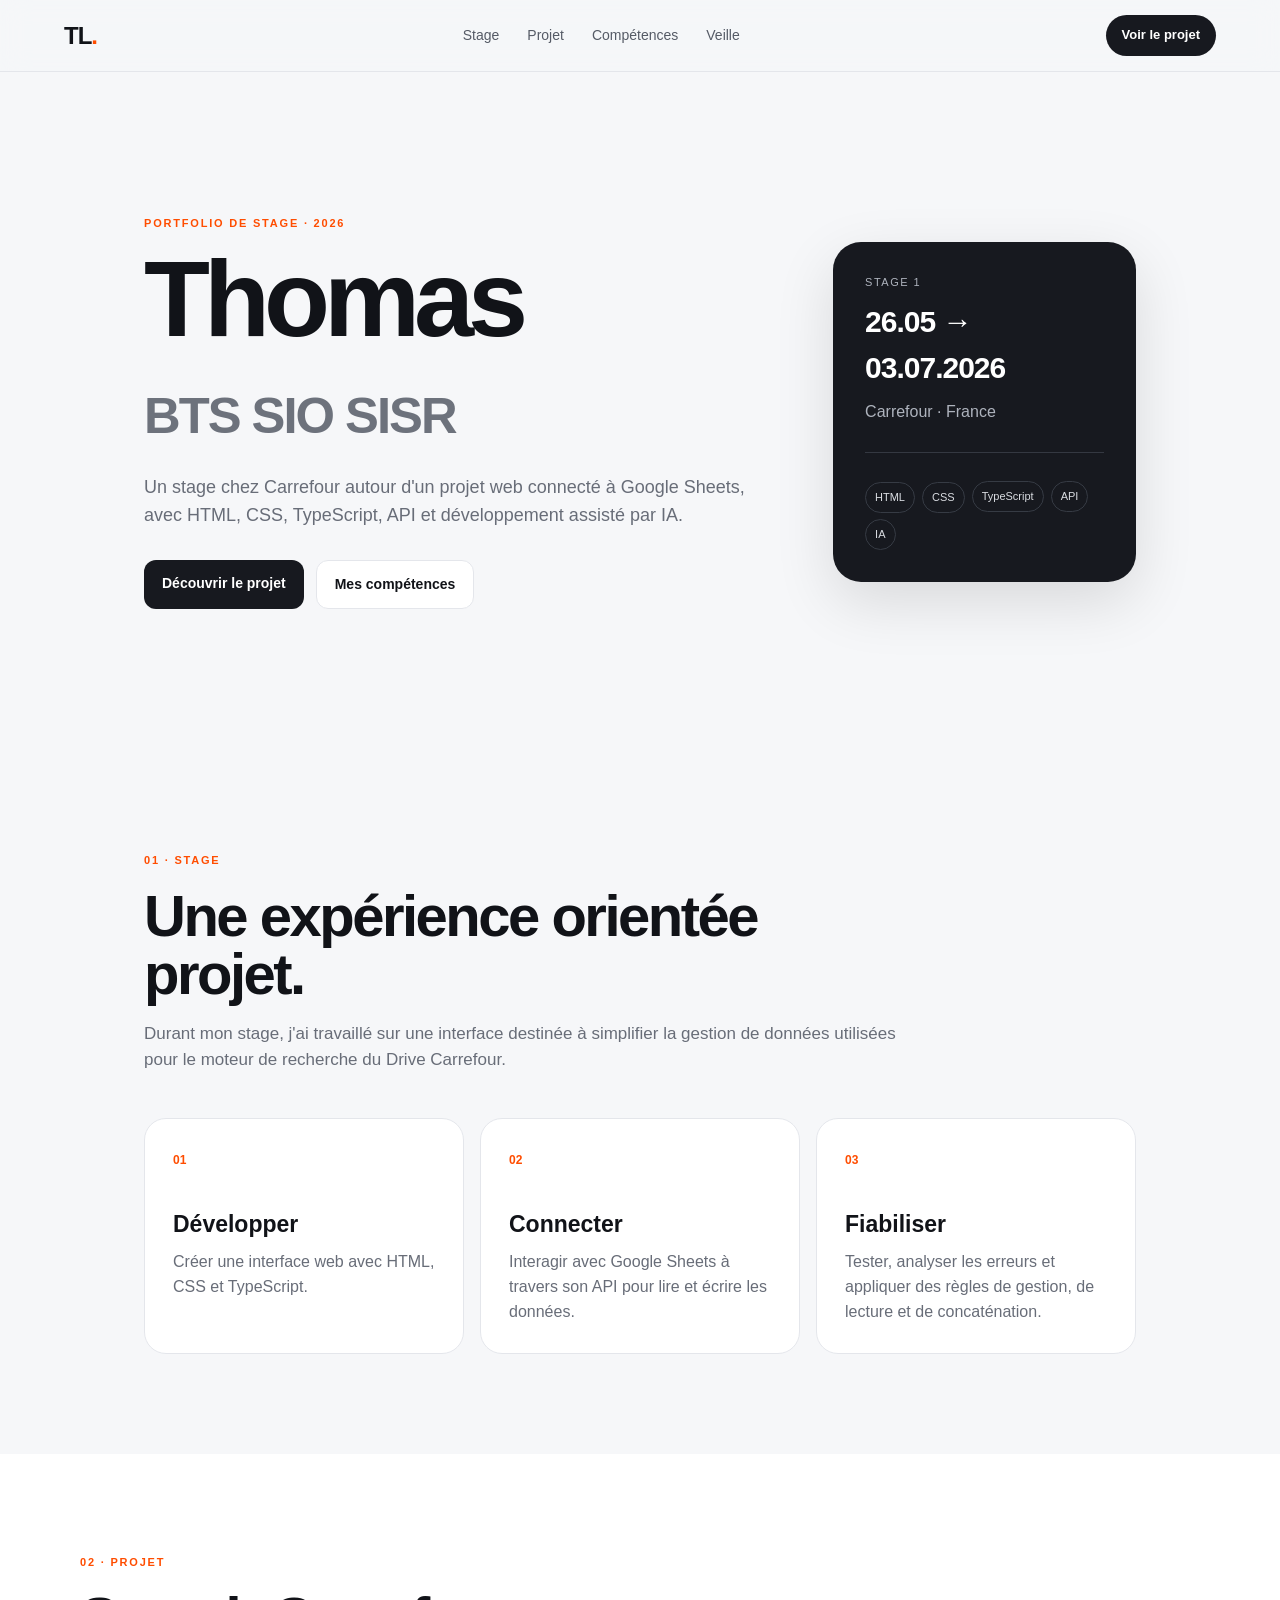
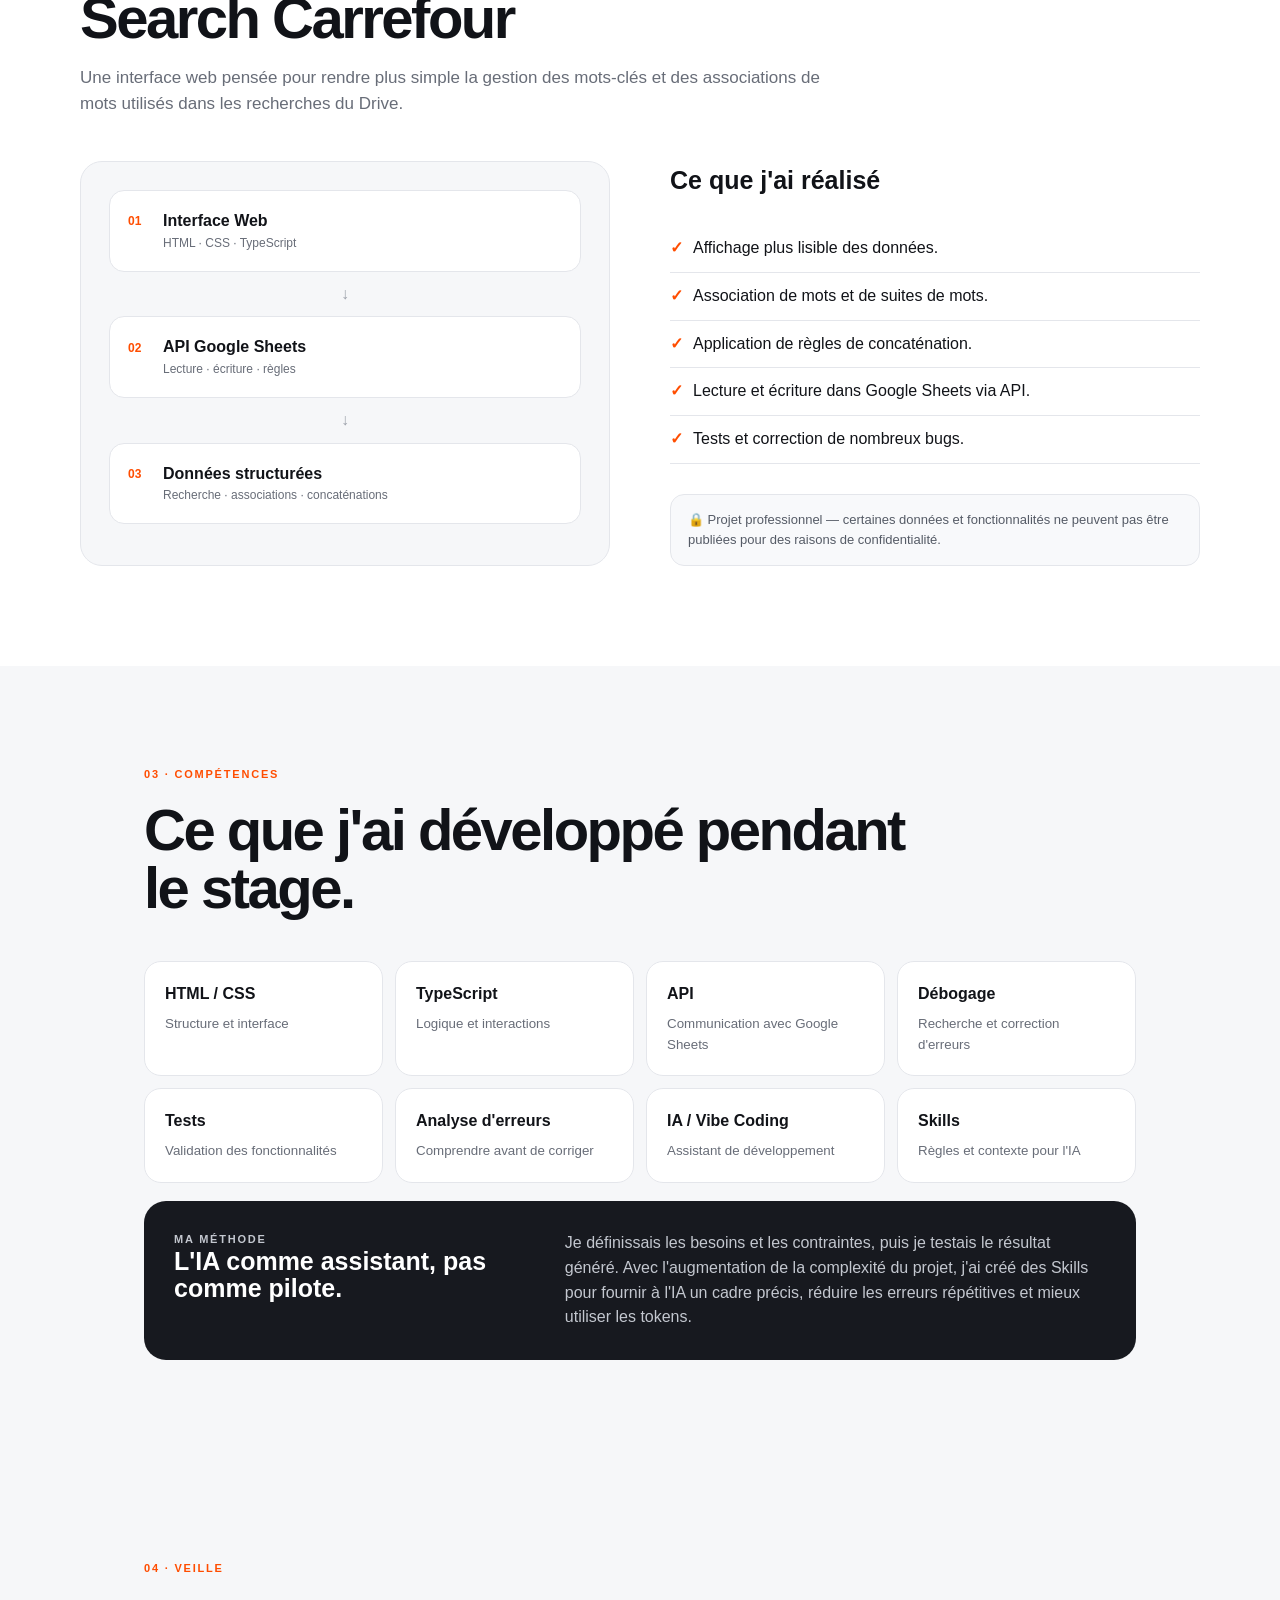
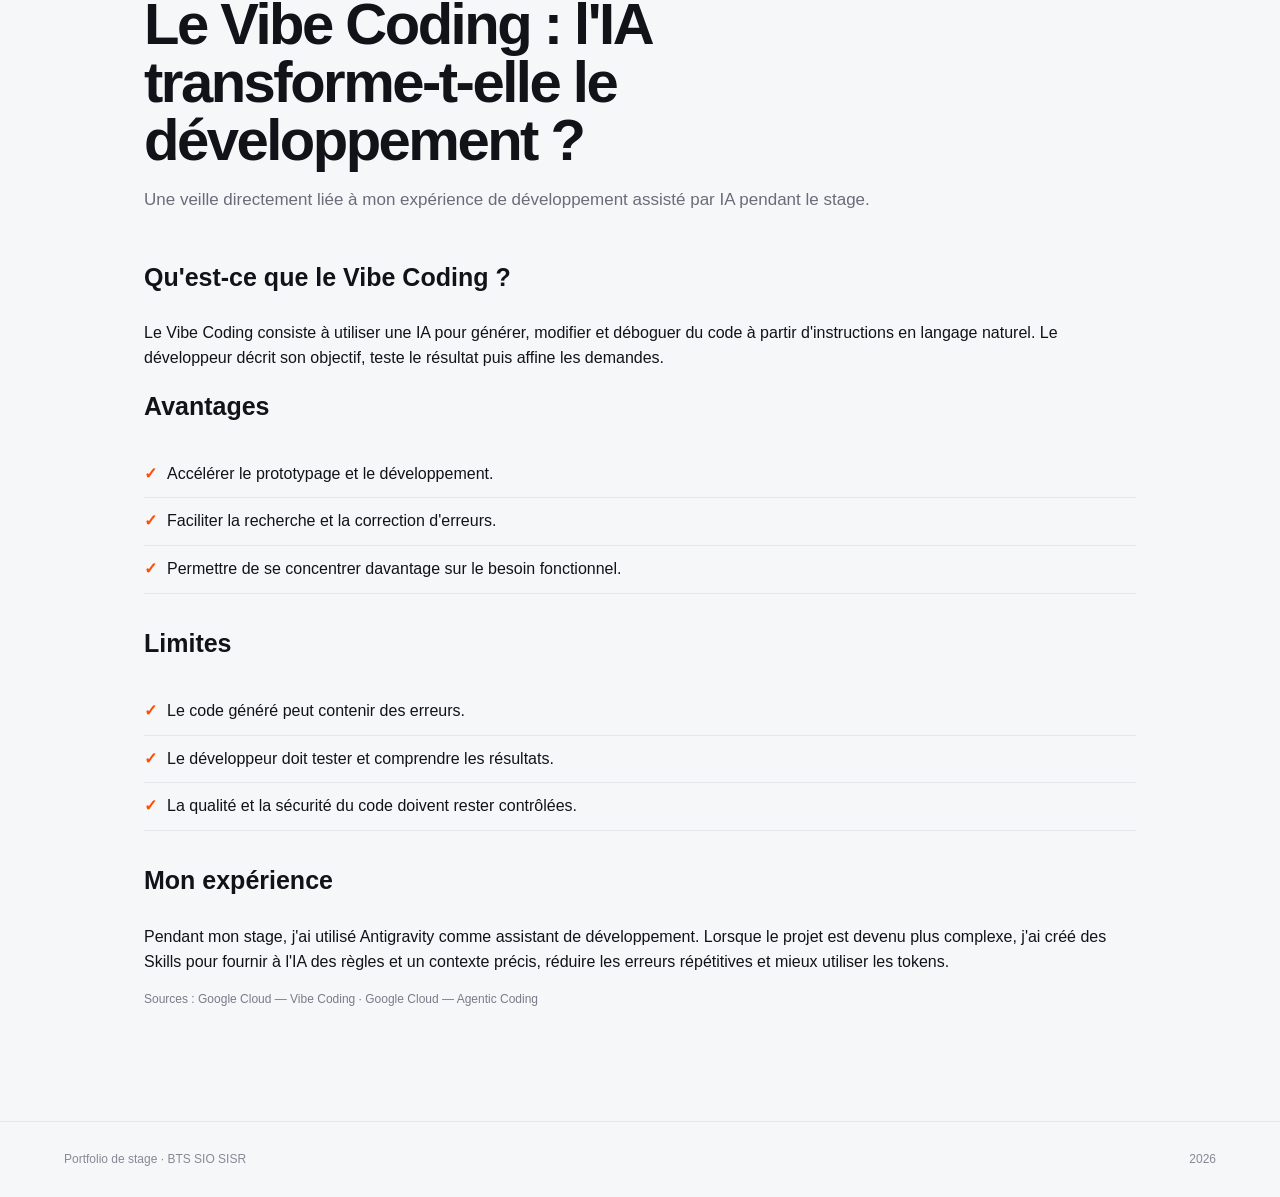
<file: index.html>
<!doctype html>
<html lang="fr">
<head>
  <meta charset="utf-8">
  <meta name="viewport" content="width=device-width, initial-scale=1">
  <meta name="description" content="Portfolio de stage BTS SIO SISR — Thomas">
  <title>Portfolio — Stage BTS SIO SISR</title>
  <link rel="stylesheet" href="style.css">
</head>
<body>
  <header class="topbar">
    <a class="brand" href="#accueil">TL<span>.</span></a>
    <nav>
      <a href="#stage">Stage</a>
      <a href="#projet">Projet</a>
      <a href="#competences">Compétences</a>
      <a href="#veille">Veille</a>
    </nav>
    <a class="nav-cta" href="#projet">Voir le projet</a>
  </header>

  <main>
    <section id="accueil" class="hero section">
      <div class="hero-copy reveal">
        <p class="eyebrow">PORTFOLIO DE STAGE · 2026</p>
        <h1>Thomas<br><span>BTS SIO SISR</span></h1>
        <p class="lead">Un stage chez Carrefour autour d'un projet web connecté à Google Sheets, avec HTML, CSS, TypeScript, API et développement assisté par IA.</p>
        <div class="actions">
          <a class="button primary" href="#projet">Découvrir le projet</a>
          <a class="button secondary" href="#competences">Mes compétences</a>
        </div>
      </div>
      <div class="hero-card reveal">
        <div class="card-label">STAGE 1</div>
        <div class="date">26.05 → 03.07.2026</div>
        <div class="place">Carrefour · France</div>
        <div class="mini-line"></div>
        <div class="tags"><span>HTML</span><span>CSS</span><span>TypeScript</span><span>API</span><span>IA</span></div>
      </div>
    </section>

    <section id="stage" class="section">
      <div class="section-head reveal"><p class="eyebrow">01 · STAGE</p><h2>Une expérience orientée projet.</h2><p>Durant mon stage, j'ai travaillé sur une interface destinée à simplifier la gestion de données utilisées pour le moteur de recherche du Drive Carrefour.</p></div>
      <div class="grid three reveal">
        <article class="info-card"><span class="number">01</span><h3>Développer</h3><p>Créer une interface web avec HTML, CSS et TypeScript.</p></article>
        <article class="info-card"><span class="number">02</span><h3>Connecter</h3><p>Interagir avec Google Sheets à travers son API pour lire et écrire les données.</p></article>
        <article class="info-card"><span class="number">03</span><h3>Fiabiliser</h3><p>Tester, analyser les erreurs et appliquer des règles de gestion, de lecture et de concaténation.</p></article>
      </div>
    </section>

    <section id="projet" class="section project-section">
      <div class="section-head reveal"><p class="eyebrow">02 · PROJET</p><h2>Search Carrefour</h2><p>Une interface web pensée pour rendre plus simple la gestion des mots-clés et des associations de mots utilisés dans les recherches du Drive.</p></div>
      <div class="project-layout">
        <div class="project-panel reveal">
          <div class="flow">
            <div class="flow-item"><b>01</b><span>Interface Web</span><small>HTML · CSS · TypeScript</small></div>
            <div class="arrow">↓</div>
            <div class="flow-item"><b>02</b><span>API Google Sheets</span><small>Lecture · écriture · règles</small></div>
            <div class="arrow">↓</div>
            <div class="flow-item"><b>03</b><span>Données structurées</span><small>Recherche · associations · concaténations</small></div>
          </div>
        </div>
        <div class="project-text reveal">
          <h3>Ce que j'ai réalisé</h3>
          <ul class="check-list">
            <li>Affichage plus lisible des données.</li>
            <li>Association de mots et de suites de mots.</li>
            <li>Application de règles de concaténation.</li>
            <li>Lecture et écriture dans Google Sheets via API.</li>
            <li>Tests et correction de nombreux bugs.</li>
          </ul>
          <div class="confidentiality">
    🔒 Projet professionnel — certaines données et fonctionnalités ne peuvent pas être publiées pour des raisons de confidentialité.
</div>
        </div>
      </div>
    </section>

    <section id="competences" class="section">
      <div class="section-head reveal"><p class="eyebrow">03 · COMPÉTENCES</p><h2>Ce que j'ai développé pendant le stage.</h2></div>
      <div class="skills-grid reveal">
        <div><span>HTML / CSS</span><small>Structure et interface</small></div>
        <div><span>TypeScript</span><small>Logique et interactions</small></div>
        <div><span>API</span><small>Communication avec Google Sheets</small></div>
        <div><span>Débogage</span><small>Recherche et correction d'erreurs</small></div>
        <div><span>Tests</span><small>Validation des fonctionnalités</small></div>
        <div><span>Analyse d'erreurs</span><small>Comprendre avant de corriger</small></div>
        <div><span>IA / Vibe Coding</span><small>Assistant de développement</small></div>
        <div><span>Skills</span><small>Règles et contexte pour l'IA</small></div>
      </div>
      <div class="ai-story reveal">
        <div><p class="eyebrow">MA MÉTHODE</p><h3>L'IA comme assistant, pas comme pilote.</h3></div>
        <p>Je définissais les besoins et les contraintes, puis je testais le résultat généré. Avec l'augmentation de la complexité du projet, j'ai créé des Skills pour fournir à l'IA un cadre précis, réduire les erreurs répétitives et mieux utiliser les tokens.</p>
      </div>
    </section>

    <section id="veille" class="section">
      <div class="section-head reveal">
        <p class="eyebrow">04 · VEILLE</p>
        <h2>Le Vibe Coding : l'IA transforme-t-elle le développement ?</h2>
        <p>Une veille directement liée à mon expérience de développement assisté par IA pendant le stage.</p>
      </div>

      <div class="project-text reveal">
        <h3>Qu'est-ce que le Vibe Coding ?</h3>
        <p>
          Le Vibe Coding consiste à utiliser une IA pour générer, modifier et déboguer
          du code à partir d'instructions en langage naturel. Le développeur décrit
          son objectif, teste le résultat puis affine les demandes.
        </p>

        <h3>Avantages</h3>
        <ul class="check-list">
          <li>Accélérer le prototypage et le développement.</li>
          <li>Faciliter la recherche et la correction d'erreurs.</li>
          <li>Permettre de se concentrer davantage sur le besoin fonctionnel.</li>
        </ul>

        <h3>Limites</h3>
        <ul class="check-list">
          <li>Le code généré peut contenir des erreurs.</li>
          <li>Le développeur doit tester et comprendre les résultats.</li>
          <li>La qualité et la sécurité du code doivent rester contrôlées.</li>
        </ul>

        <h3>Mon expérience</h3>
        <p>
          Pendant mon stage, j'ai utilisé Antigravity comme assistant de développement.
          Lorsque le projet est devenu plus complexe, j'ai créé des Skills pour fournir
          à l'IA des règles et un contexte précis, réduire les erreurs répétitives et
          mieux utiliser les tokens.
        </p>

        <p class="note">
          Sources :
          <a href="https://cloud.google.com/discover/what-is-vibe-coding" target="_blank" rel="noopener">Google Cloud — Vibe Coding</a>
          ·
          <a href="https://cloud.google.com/discover/what-is-agentic-coding" target="_blank" rel="noopener">Google Cloud — Agentic Coding</a>
        </p>
      </div>
    </section>
  </main>

  <footer><span>Portfolio de stage · BTS SIO SISR</span><span>2026</span></footer>
  <script src="script.js"></script>
</body>
</html>
</file>
<file: style.css>
:root{--bg:#f6f7f9;--surface:#fff;--text:#111318;--muted:#686d78;--line:#e4e6eb;--accent:#ff4d00;--dark:#17191f;--radius:22px}*{box-sizing:border-box}html{scroll-behavior:smooth}body{margin:0;background:var(--bg);color:var(--text);font-family:Inter,-apple-system,BlinkMacSystemFont,"Segoe UI",sans-serif;line-height:1.55}a{text-decoration:none;color:inherit}.topbar{height:72px;display:flex;align-items:center;justify-content:space-between;padding:0 5vw;border-bottom:1px solid var(--line);background:rgba(246,247,249,.9);backdrop-filter:blur(14px);position:sticky;top:0;z-index:10}.brand{font-size:24px;font-weight:850;letter-spacing:-1px}.brand span{color:var(--accent)}nav{display:flex;gap:28px;color:#555b66;font-size:14px}nav a:hover{color:var(--text)}.nav-cta{background:var(--dark);color:#fff;padding:10px 16px;border-radius:999px;font-size:13px;font-weight:700}.section{max-width:1120px;margin:auto;padding:100px 5vw}.hero{min-height:680px;display:grid;grid-template-columns:1.35fr .65fr;gap:60px;align-items:center}.eyebrow{font-size:11px;letter-spacing:1.8px;font-weight:800;color:var(--accent);margin:0 0 18px}.hero h1{font-size:clamp(58px,9vw,108px);line-height:.9;letter-spacing:-6px;margin:0 0 30px}.hero h1 span{font-size:.47em;letter-spacing:-2px;color:#6d727c}.lead{max-width:650px;color:var(--muted);font-size:18px}.actions{display:flex;gap:12px;margin-top:30px;flex-wrap:wrap}.button{display:inline-flex;padding:13px 18px;border-radius:12px;font-size:14px;font-weight:750}.primary{background:var(--dark);color:#fff}.secondary{border:1px solid var(--line);background:#fff}.hero-card{background:var(--dark);color:#fff;border-radius:28px;padding:32px;min-height:330px;display:flex;flex-direction:column;justify-content:flex-end;box-shadow:0 20px 60px rgba(0,0,0,.12)}.card-label{font-size:11px;letter-spacing:1.5px;color:#aeb3bd}.date{font-size:30px;font-weight:800;letter-spacing:-1px;margin:8px 0}.place{color:#aeb3bd}.mini-line{height:1px;background:#343841;margin:28px 0}.tags{display:flex;gap:7px;flex-wrap:wrap}.tags span{font-size:11px;border:1px solid #363b44;padding:6px 9px;border-radius:999px;color:#d9dce1}.section-head{max-width:760px;margin-bottom:44px}.section-head h2{font-size:clamp(36px,5vw,58px);line-height:1;letter-spacing:-2.5px;margin:0 0 18px}.section-head>p:last-child{color:var(--muted);font-size:17px}.grid{display:grid;gap:16px}.three{grid-template-columns:repeat(3,1fr)}.info-card{background:var(--surface);border:1px solid var(--line);border-radius:var(--radius);padding:28px}.number{color:var(--accent);font-size:12px;font-weight:800}.info-card h3{font-size:23px;margin:35px 0 8px}.info-card p{color:var(--muted);margin:0}.project-section{background:#fff;max-width:none;padding-left:max(5vw,calc((100% - 1120px)/2));padding-right:max(5vw,calc((100% - 1120px)/2))}.project-layout{display:grid;grid-template-columns:1fr 1fr;gap:60px;max-width:1120px}.project-panel{background:var(--bg);border:1px solid var(--line);border-radius:var(--radius);padding:28px}.flow{display:flex;flex-direction:column;gap:10px}.flow-item{background:#fff;border:1px solid var(--line);border-radius:15px;padding:18px;display:grid;grid-template-columns:35px 1fr;align-items:center}.flow-item b{color:var(--accent);font-size:12px}.flow-item span{font-weight:800}.flow-item small{grid-column:2;color:var(--muted);font-size:12px}.arrow{text-align:center;color:#9da2ab}.project-text h3{font-size:25px;margin-top:0}.check-list{padding:0;list-style:none;margin:0 0 30px}.check-list li{padding:11px 0;border-bottom:1px solid var(--line)}.check-list li:before{content:'✓';color:var(--accent);font-weight:800;margin-right:10px}.note,.demo-note{font-size:12px;color:#777d87;margin-top:14px}.skills-grid{display:grid;grid-template-columns:repeat(4,1fr);gap:12px}.skills-grid div{background:#fff;border:1px solid var(--line);border-radius:17px;padding:20px}.skills-grid span{display:block;font-weight:800}.skills-grid small{display:block;color:var(--muted);margin-top:7px}.ai-story{margin-top:18px;background:var(--dark);color:#fff;border-radius:var(--radius);padding:30px;display:grid;grid-template-columns:.8fr 1.2fr;gap:30px}.ai-story h3{font-size:25px;line-height:1.1;margin:0}.ai-story p{color:#c3c7cf;margin:0}.last-section{padding-bottom:130px}.veille-placeholder{border:1px dashed #c9ccd2;border-radius:var(--radius);padding:40px;background:#fff}.veille-placeholder span{font-size:11px;letter-spacing:2px;color:var(--accent);font-weight:800}.veille-placeholder strong{display:block;font-size:30px;margin:10px 0}.veille-placeholder p{color:var(--muted);max-width:650px}footer{border-top:1px solid var(--line);padding:28px 5vw;display:flex;justify-content:space-between;color:#858a93;font-size:12px}.demo-body{background:#eef0f3}.demo-wrap{max-width:1100px;margin:auto;padding:70px 5vw}.demo-head{display:flex;justify-content:space-between;align-items:end;gap:30px;margin-bottom:30px}.demo-head h1{font-size:52px;letter-spacing:-2px;margin:0 0 8px}.demo-head p{color:var(--muted)}.status{font-size:12px;background:#fff;border:1px solid var(--line);padding:9px 12px;border-radius:999px}.status:first-letter{color:#25a15b}.demo-toolbar{display:flex;gap:10px;margin-bottom:15px}.demo-toolbar input{flex:1;border:1px solid var(--line);border-radius:12px;padding:13px 15px;font:inherit;background:#fff}.demo-toolbar button{border:0;border-radius:12px;padding:0 18px;background:var(--dark);color:#fff;font-weight:750}.table-card{background:#fff;border:1px solid var(--line);border-radius:18px;overflow:auto}table{width:100%;border-collapse:collapse;text-align:left}th,td{padding:16px;border-bottom:1px solid var(--line);font-size:14px}th{font-size:11px;text-transform:uppercase;letter-spacing:1px;color:#777d87}.pill{font-size:11px;padding:5px 8px;border-radius:999px;background:#f0f1f3}.reveal{animation:rise .7s ease both}@keyframes rise{from{opacity:0;transform:translateY(15px)}to{opacity:1;transform:none}}@media(max-width:800px){nav{display:none}.hero,.project-layout,.ai-story{grid-template-columns:1fr}.three,.skills-grid{grid-template-columns:1fr 1fr}.hero{padding-top:70px}.hero h1{letter-spacing:-4px}.demo-head{display:block}}@media(max-width:520px){.three,.skills-grid{grid-template-columns:1fr}.topbar{padding:0 18px}.section{padding:70px 18px}.project-section{padding-left:18px;padding-right:18px}.hero{min-height:auto}.hero-card{min-height:260px}footer{padding:24px 18px}}

.confidentiality{margin-top:18px;padding:15px 17px;border:1px solid var(--line);border-radius:14px;background:#f8f9fb;color:#555b66;font-size:13px}
.confidentiality strong{color:var(--text)}
.veille-placeholder{display:none}
</file>
